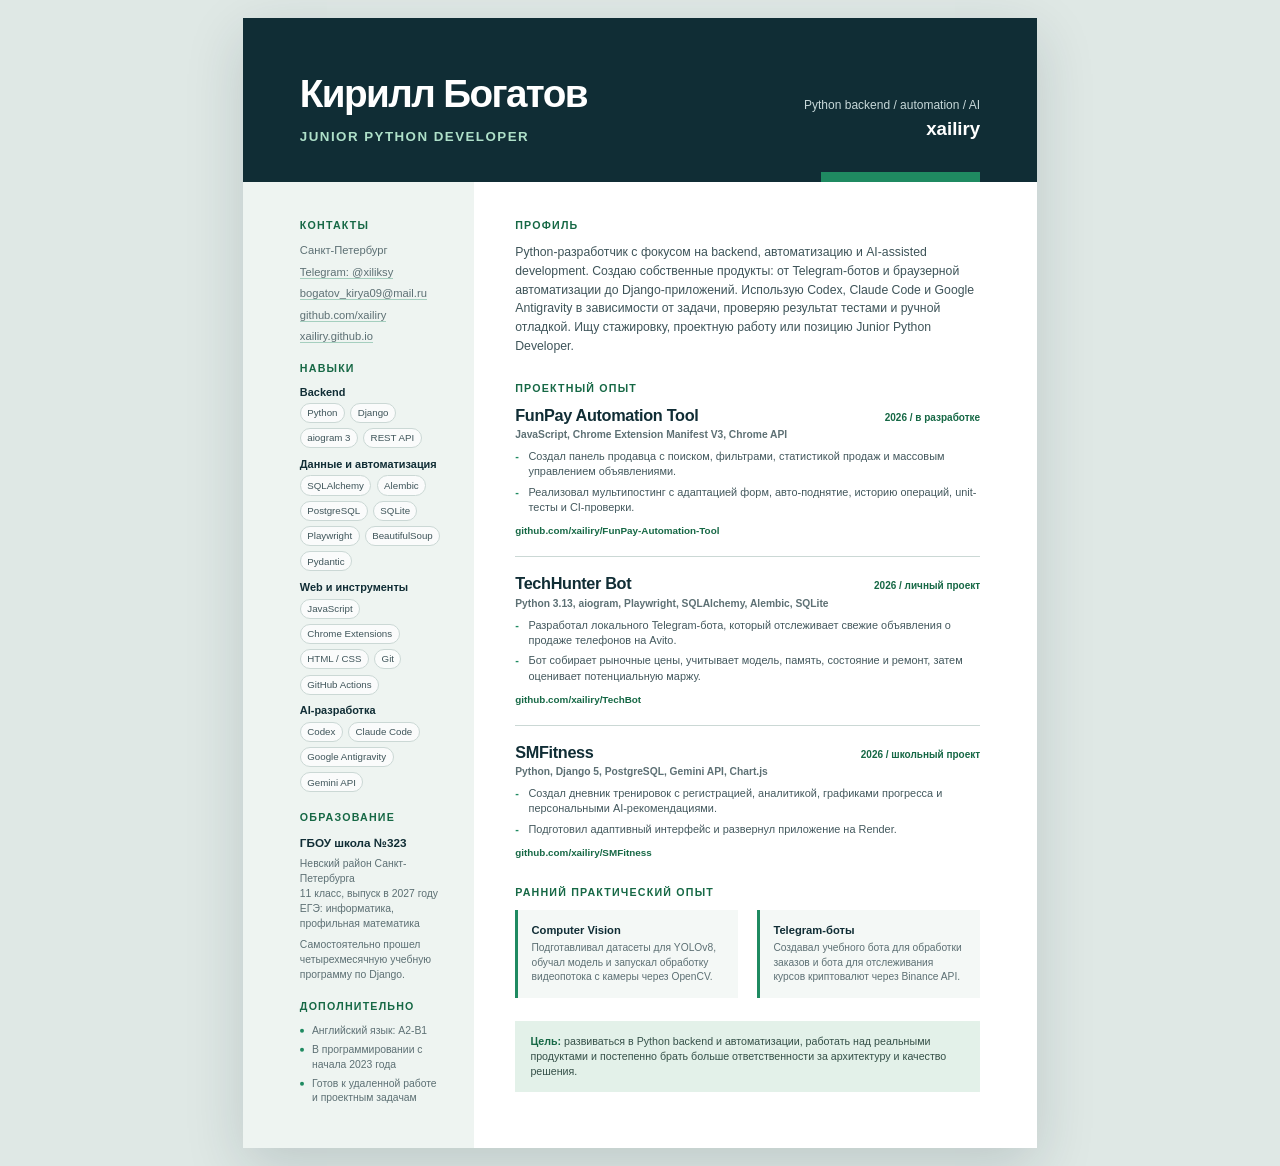
<file: resume-source.html>
<!doctype html>
<html lang="ru">
  <head>
    <meta charset="UTF-8" />
    <meta name="viewport" content="width=device-width, initial-scale=1.0" />
    <title>Кирилл Богатов - Junior Python Developer</title>
    <style>
      @page {
        size: A4;
        margin: 0;
      }

      :root {
        --ink: #102d35;
        --muted: #5d7074;
        --accent: #1f8a61;
        --accent-dark: #166845;
        --accent-pale: #e3f1e9;
        --line: #cbd8d5;
        --sidebar: #eef4f1;
        --paper: #ffffff;
      }

      * {
        box-sizing: border-box;
      }

      html,
      body {
        margin: 0;
        padding: 0;
        color: var(--ink);
        background: #dfe8e5;
        font-family: Arial, sans-serif;
        -webkit-print-color-adjust: exact;
        print-color-adjust: exact;
      }

      body {
        padding: 18px;
      }

      a {
        color: inherit;
        text-decoration: none;
      }

      .page {
        width: 210mm;
        min-height: 297mm;
        margin: 0 auto;
        overflow: hidden;
        background: var(--paper);
        box-shadow: 0 18px 55px rgba(16, 45, 53, 0.16);
      }

      .masthead {
        position: relative;
        padding: 15mm 15mm 10mm;
        color: white;
        background: var(--ink);
      }

      .masthead::after {
        position: absolute;
        right: 15mm;
        bottom: 0;
        width: 42mm;
        height: 2.5mm;
        background: var(--accent);
        content: "";
      }

      .identity {
        display: flex;
        justify-content: space-between;
        gap: 16mm;
        align-items: flex-end;
      }

      .name {
        margin: 0;
        font-size: 29pt;
        line-height: 0.96;
        letter-spacing: -1.2pt;
      }

      .role {
        margin: 4.5mm 0 0;
        color: #aee0c9;
        font-size: 10pt;
        font-weight: 700;
        letter-spacing: 1.1pt;
        text-transform: uppercase;
      }

      .alias {
        flex: 0 0 auto;
        padding-bottom: 1mm;
        color: #c7d8d9;
        font-size: 9pt;
        text-align: right;
      }

      .alias strong {
        display: block;
        margin-top: 1.5mm;
        color: white;
        font-size: 14pt;
      }

      .content {
        display: grid;
        grid-template-columns: 61mm 1fr;
        min-height: 244mm;
      }

      .sidebar {
        padding: 10mm 8mm 11mm 15mm;
        background: var(--sidebar);
      }

      .main {
        padding: 10mm 15mm 10mm 11mm;
      }

      .section + .section {
        margin-top: 7mm;
      }

      .section-title {
        margin: 0 0 3.2mm;
        color: var(--accent-dark);
        font-size: 8pt;
        font-weight: 700;
        letter-spacing: 0.9pt;
        text-transform: uppercase;
      }

      .contact-list,
      .skill-list,
      .compact-list,
      .project-points {
        margin: 0;
        padding: 0;
        list-style: none;
      }

      .contact-list li {
        margin-bottom: 1.8mm;
        color: var(--muted);
        font-size: 8.4pt;
        line-height: 1.3;
        overflow-wrap: anywhere;
      }

      .contact-list li:last-child {
        margin-bottom: 0;
      }

      .sidebar .section + .section {
        margin-top: 4.8mm;
      }

      .contact-list a {
        border-bottom: 0.25mm solid rgba(31, 138, 97, 0.35);
      }

      .skill-group + .skill-group {
        margin-top: 2.6mm;
      }

      .skill-label {
        display: block;
        margin-bottom: 1.4mm;
        color: var(--ink);
        font-size: 8.2pt;
        font-weight: 700;
      }

      .skill-list {
        display: flex;
        flex-wrap: wrap;
        gap: 1.4mm;
      }

      .skill-list li {
        padding: 1.1mm 1.7mm;
        border: 0.25mm solid var(--line);
        border-radius: 10mm;
        color: #3f555a;
        background: rgba(255, 255, 255, 0.7);
        font-size: 7.3pt;
        line-height: 1;
      }

      .education-item strong {
        display: block;
        font-size: 8.8pt;
        line-height: 1.3;
      }

      .education-item span,
      .sidebar-note {
        display: block;
        margin-top: 1.5mm;
        color: var(--muted);
        font-size: 7.8pt;
        line-height: 1.45;
      }

      .compact-list li {
        position: relative;
        margin-bottom: 1.2mm;
        padding-left: 3.2mm;
        color: var(--muted);
        font-size: 7.8pt;
        line-height: 1.4;
      }

      .compact-list li:last-child {
        margin-bottom: 0;
      }

      .compact-list li::before {
        position: absolute;
        top: 0.65em;
        left: 0;
        width: 1.2mm;
        height: 1.2mm;
        border-radius: 50%;
        background: var(--accent);
        content: "";
        transform: translateY(-50%);
      }

      .summary {
        margin: 0;
        color: #3e5459;
        font-size: 9.2pt;
        line-height: 1.52;
      }

      .project {
        padding: 0 0 4.8mm;
        border-bottom: 0.25mm solid var(--line);
      }

      .project + .project {
        margin-top: 4.5mm;
      }

      .project:last-child {
        padding-bottom: 0;
        border-bottom: 0;
      }

      .project-head {
        display: flex;
        justify-content: space-between;
        gap: 8mm;
        align-items: baseline;
      }

      .project-name {
        margin: 0;
        font-size: 12.2pt;
        line-height: 1.15;
        letter-spacing: -0.25pt;
      }

      .project-date {
        flex: 0 0 auto;
        color: var(--accent-dark);
        font-size: 7.5pt;
        font-weight: 700;
      }

      .project-meta {
        margin: 1.3mm 0 2.3mm;
        color: var(--muted);
        font-size: 7.7pt;
        font-weight: 700;
      }

      .project-points li {
        position: relative;
        margin-bottom: 1.3mm;
        padding-left: 3.5mm;
        color: #44595e;
        font-size: 8.2pt;
        line-height: 1.4;
      }

      .project-points li::before {
        position: absolute;
        left: 0;
        color: var(--accent);
        content: "-";
        font-weight: 700;
      }

      .project-link {
        display: inline-block;
        margin-top: 1mm;
        color: var(--accent-dark);
        font-size: 7.4pt;
        font-weight: 700;
      }

      .early-experience {
        display: grid;
        grid-template-columns: 1fr 1fr;
        gap: 5mm;
      }

      .early-card {
        padding: 3.5mm;
        border-left: 0.8mm solid var(--accent);
        background: #f4f8f6;
      }

      .early-card strong {
        display: block;
        margin-bottom: 1.4mm;
        font-size: 8.4pt;
      }

      .early-card p {
        margin: 0;
        color: var(--muted);
        font-size: 7.7pt;
        line-height: 1.42;
      }

      .target {
        margin-top: 6mm;
        padding: 3.5mm 4mm;
        color: #355048;
        background: var(--accent-pale);
        font-size: 8pt;
        line-height: 1.4;
      }

      .target strong {
        color: var(--accent-dark);
      }

      @media print {
        html,
        body {
          background: white;
        }

        body {
          padding: 0;
        }

        .page {
          height: 296.5mm;
          min-height: 0;
          margin: 0;
          box-shadow: none;
        }
      }
    </style>
  </head>
  <body>
    <article class="page">
      <header class="masthead">
        <div class="identity">
          <div>
            <h1 class="name">Кирилл Богатов</h1>
            <p class="role">Junior Python Developer</p>
          </div>
          <div class="alias">
            Python backend / automation / AI
            <strong>xailiry</strong>
          </div>
        </div>
      </header>

      <div class="content">
        <aside class="sidebar">
          <section class="section">
            <h2 class="section-title">Контакты</h2>
            <ul class="contact-list">
              <li>Санкт-Петербург</li>
              <li>
                <a href="https://t.me/xiliksy">Telegram: @xiliksy</a>
              </li>
              <li>
                <a href="mailto:bogatov_kirya09@mail.ru">
                  bogatov_kirya09@mail.ru
                </a>
              </li>
              <li>
                <a href="https://github.com/xailiry">github.com/xailiry</a>
              </li>
              <li>
                <a href="https://xailiry.github.io">xailiry.github.io</a>
              </li>
            </ul>
          </section>

          <section class="section">
            <h2 class="section-title">Навыки</h2>

            <div class="skill-group">
              <span class="skill-label">Backend</span>
              <ul class="skill-list">
                <li>Python</li>
                <li>Django</li>
                <li>aiogram 3</li>
                <li>REST API</li>
              </ul>
            </div>

            <div class="skill-group">
              <span class="skill-label">Данные и автоматизация</span>
              <ul class="skill-list">
                <li>SQLAlchemy</li>
                <li>Alembic</li>
                <li>PostgreSQL</li>
                <li>SQLite</li>
                <li>Playwright</li>
                <li>BeautifulSoup</li>
                <li>Pydantic</li>
              </ul>
            </div>

            <div class="skill-group">
              <span class="skill-label">Web и инструменты</span>
              <ul class="skill-list">
                <li>JavaScript</li>
                <li>Chrome Extensions</li>
                <li>HTML / CSS</li>
                <li>Git</li>
                <li>GitHub Actions</li>
              </ul>
            </div>

            <div class="skill-group">
              <span class="skill-label">AI-разработка</span>
              <ul class="skill-list">
                <li>Codex</li>
                <li>Claude Code</li>
                <li>Google Antigravity</li>
                <li>Gemini API</li>
              </ul>
            </div>
          </section>

          <section class="section">
            <h2 class="section-title">Образование</h2>
            <div class="education-item">
              <strong>ГБОУ школа №323</strong>
              <span>
                Невский район Санкт-Петербурга<br />
                11 класс, выпуск в 2027 году<br />
                ЕГЭ: информатика, профильная математика
              </span>
            </div>
            <span class="sidebar-note">
              Самостоятельно прошел четырехмесячную учебную программу по Django.
            </span>
          </section>

          <section class="section">
            <h2 class="section-title">Дополнительно</h2>
            <ul class="compact-list">
              <li>Английский язык: A2-B1</li>
              <li>В программировании с начала 2023 года</li>
              <li>Готов к удаленной работе и проектным задачам</li>
            </ul>
          </section>
        </aside>

        <main class="main">
          <section class="section">
            <h2 class="section-title">Профиль</h2>
            <p class="summary">
              Python-разработчик с фокусом на backend, автоматизацию и
              AI-assisted development. Создаю собственные продукты: от
              Telegram-ботов и браузерной автоматизации до Django-приложений.
              Использую Codex, Claude Code и Google Antigravity в зависимости
              от задачи, проверяю результат тестами и ручной отладкой. Ищу
              стажировку, проектную работу или позицию Junior Python Developer.
            </p>
          </section>

          <section class="section">
            <h2 class="section-title">Проектный опыт</h2>

            <article class="project">
              <div class="project-head">
                <h3 class="project-name">FunPay Automation Tool</h3>
                <span class="project-date">2026 / в разработке</span>
              </div>
              <p class="project-meta">
                JavaScript, Chrome Extension Manifest V3, Chrome API
              </p>
              <ul class="project-points">
                <li>
                  Создал панель продавца с поиском, фильтрами, статистикой
                  продаж и массовым управлением объявлениями.
                </li>
                <li>
                  Реализовал мультипостинг с адаптацией форм, авто-поднятие,
                  историю операций, unit-тесты и CI-проверки.
                </li>
              </ul>
              <a
                class="project-link"
                href="https://github.com/xailiry/FunPay-Automation-Tool"
              >
                github.com/xailiry/FunPay-Automation-Tool
              </a>
            </article>

            <article class="project">
              <div class="project-head">
                <h3 class="project-name">TechHunter Bot</h3>
                <span class="project-date">2026 / личный проект</span>
              </div>
              <p class="project-meta">
                Python 3.13, aiogram, Playwright, SQLAlchemy, Alembic, SQLite
              </p>
              <ul class="project-points">
                <li>
                  Разработал локального Telegram-бота, который отслеживает
                  свежие объявления о продаже телефонов на Avito.
                </li>
                <li>
                  Бот собирает рыночные цены, учитывает модель, память,
                  состояние и ремонт, затем оценивает потенциальную маржу.
                </li>
              </ul>
              <a
                class="project-link"
                href="https://github.com/xailiry/TechBot"
              >
                github.com/xailiry/TechBot
              </a>
            </article>

            <article class="project">
              <div class="project-head">
                <h3 class="project-name">SMFitness</h3>
                <span class="project-date">2026 / школьный проект</span>
              </div>
              <p class="project-meta">
                Python, Django 5, PostgreSQL, Gemini API, Chart.js
              </p>
              <ul class="project-points">
                <li>
                  Создал дневник тренировок с регистрацией, аналитикой,
                  графиками прогресса и персональными AI-рекомендациями.
                </li>
                <li>
                  Подготовил адаптивный интерфейс и развернул приложение на
                  Render.
                </li>
              </ul>
              <a
                class="project-link"
                href="https://github.com/xailiry/SMFitness"
              >
                github.com/xailiry/SMFitness
              </a>
            </article>
          </section>

          <section class="section">
            <h2 class="section-title">Ранний практический опыт</h2>
            <div class="early-experience">
              <div class="early-card">
                <strong>Computer Vision</strong>
                <p>
                  Подготавливал датасеты для YOLOv8, обучал модель и запускал
                  обработку видеопотока с камеры через OpenCV.
                </p>
              </div>
              <div class="early-card">
                <strong>Telegram-боты</strong>
                <p>
                  Создавал учебного бота для обработки заказов и бота для
                  отслеживания курсов криптовалют через Binance API.
                </p>
              </div>
            </div>
          </section>

          <div class="target">
            <strong>Цель:</strong> развиваться в Python backend и автоматизации,
            работать над реальными продуктами и постепенно брать больше
            ответственности за архитектуру и качество решения.
          </div>
        </main>
      </div>
    </article>
  </body>
</html>
</file>
